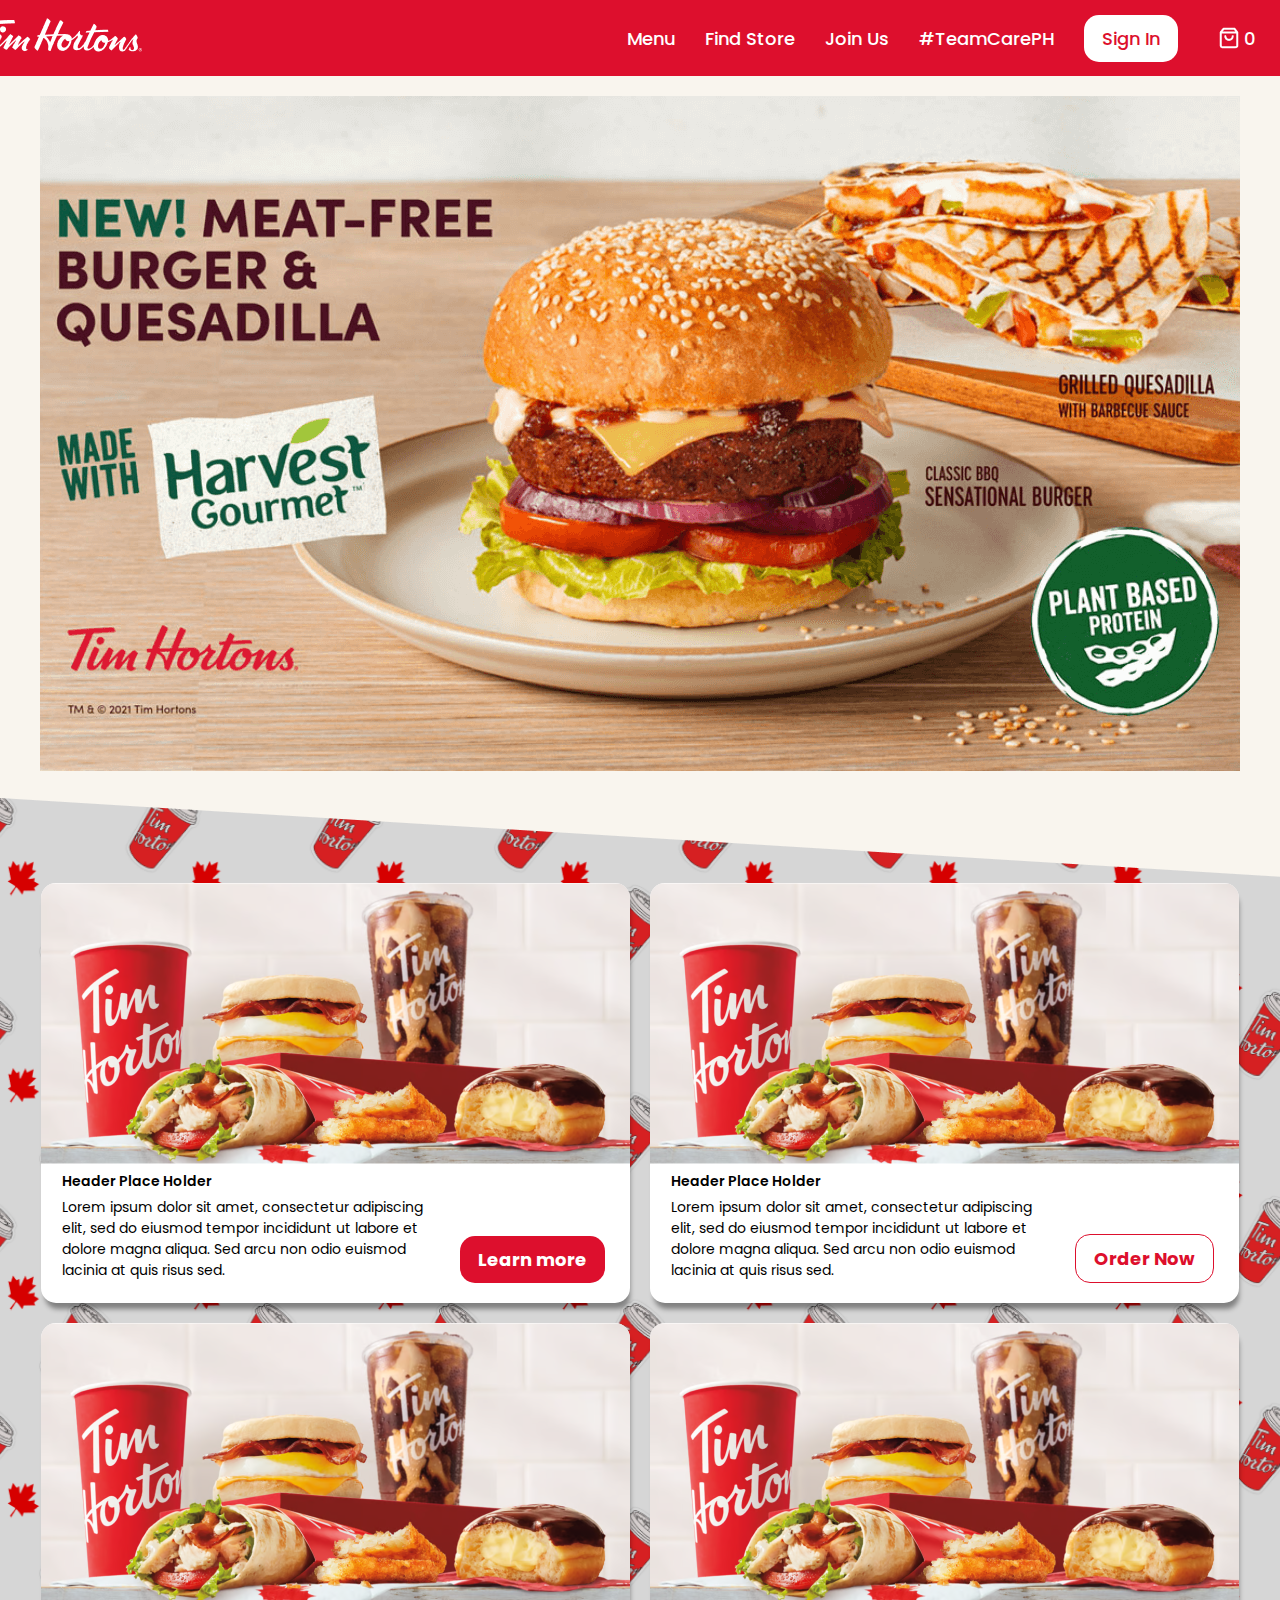
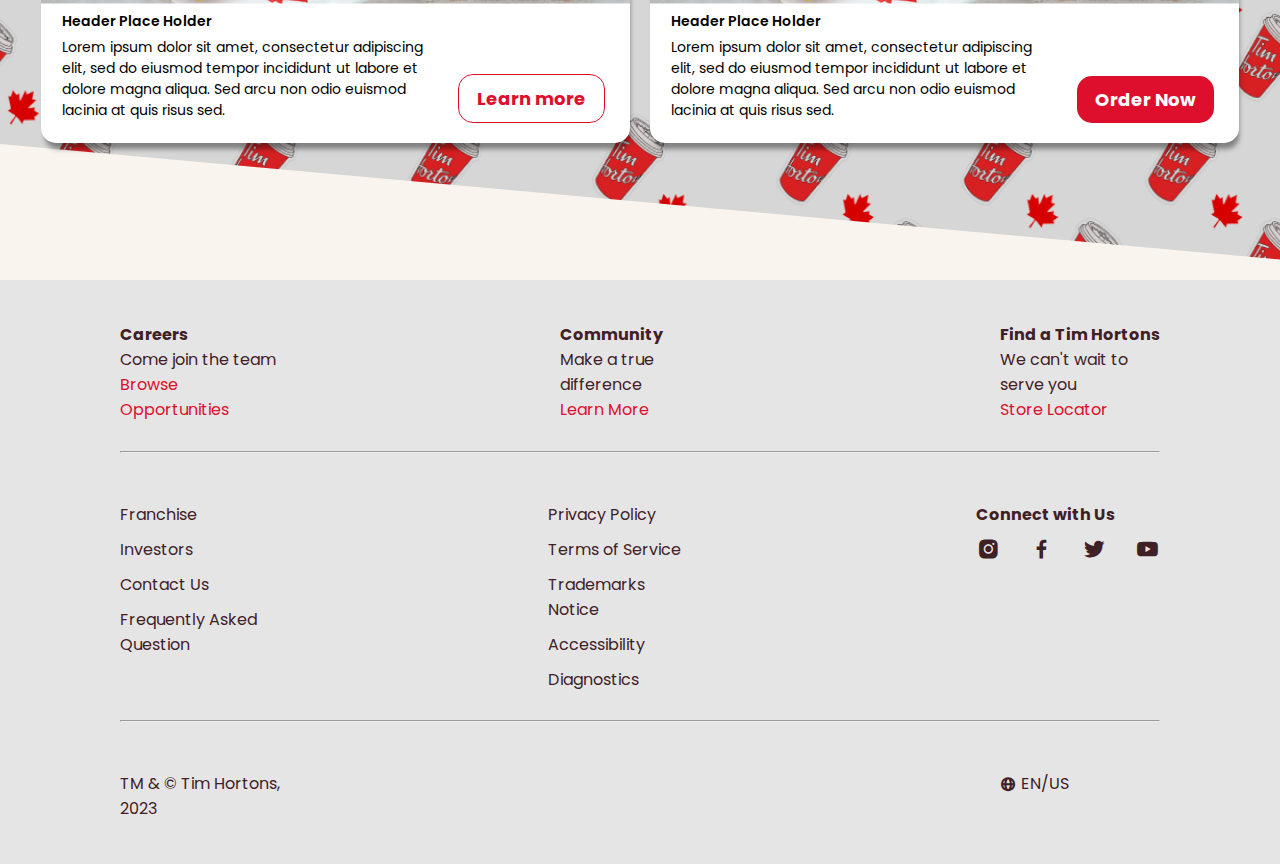
<file: index.html>
<!DOCTYPE html>
<html lang="en">

<head>
  <meta charset="UTF-8" />
  <meta name="viewport" content="width=device-width, initial-scale=1.0" />
  <link rel="preconnect" href="https://fonts.googleapis.com" />
  <link rel="preconnect" href="https://fonts.gstatic.com" crossorigin />
  <link rel="icon" href="/Assets/favicon.ico" />
  <link href='https://unpkg.com/boxicons@2.1.4/css/boxicons.min.css' rel='stylesheet'>
  <link
    href="https://fonts.googleapis.com/css2?family=Poppins:ital,wght@0,100;0,200;0,300;0,400;0,500;0,600;0,700;0,800;0,900;1,100;1,200;1,300;1,400;1,500;1,600;1,700;1,800;1,900&display=swap"
    rel="stylesheet" />
  <link rel="stylesheet" href="CSS/style.css" />
  <title>Tim Hortons</title>
</head>

<body>
  <header>
    <nav>
      <div class="logo">
        <a href="/index.html">
          <img src="/Assets/TimHortons.png" alt="Logo" />
        </a>
      </div>
      <div class="left_side">
        <div class="links">
          <ul>
            <li><a href="menu.html">Menu</a></li>
            <li><a href="findStore.html">Find Store</a></li>
            <li><a href="application-form.html">Join Us</a></li>
            <li>#TeamCarePH</li>
            <li><a href="login.html">Sign In</a></li>
          </ul>
        </div>
        <div class="btns">
          <img src="/Assets/shoppingBag.png" alt="Shopping Bag" />
          <span>0</span>
        </div>
      </div>
    </nav>
    <button class="hamburger">
      <div class="bar"></div>
    </button>
  </header>
  <nav class="mobile-nav">
    <a href="menu.html">Menu</a>
    <a href="findStore.html">Find Store</a>
    <a href="application-form.html">Join Us</a>
    <a href="login.html">Sign In</a>
  </nav>
  <main>
    <section class="hero_section">
      <div class="hero_img">
        <img src="/Assets/Tim-Hortons-Plant-Based-Dishes-1.png" alt="Hero Img" />
      </div>
    </section>
    <section class="content_card">
      <section class="divider">
        <div class="card">
          <div class="card_img">
            <img src="/Assets/Card_img.png" alt="Card Img" />
          </div>
          <div class="card_description">
            <div class="card_description_content">
              <h1 class="card_header">Header Place Holder</h1>
              <p>
                Lorem ipsum dolor sit amet, consectetur adipiscing elit, sed
                do eiusmod tempor incididunt ut labore et dolore magna aliqua.
                Sed arcu non odio euismod lacinia at quis risus sed.
              </p>
            </div>
            <div class="call_to_action">
              <button>Learn more</button>
            </div>
          </div>
        </div>
        <div class="card">
          <div class="card_img">
            <img src="/Assets/Card_img.png" alt="Card Img" />
          </div>
          <div class="card_description">
            <div class="card_description_content">
              <h1 class="card_header">Header Place Holder</h1>
              <p>
                Lorem ipsum dolor sit amet, consectetur adipiscing elit, sed
                do eiusmod tempor incididunt ut labore et dolore magna aliqua.
                Sed arcu non odio euismod lacinia at quis risus sed.
              </p>
            </div>
            <div class="call_to_action_secondary">
              <button>Order Now</button>
            </div>
          </div>
        </div>
      </section>
      <section class="divider">
        <div class="card">
          <div class="card_img">
            <img src="/Assets/Card_img.png" alt="Card Img" />
          </div>
          <div class="card_description">
            <div class="card_description_content">
              <h1 class="card_header">Header Place Holder</h1>
              <p>
                Lorem ipsum dolor sit amet, consectetur adipiscing elit, sed
                do eiusmod tempor incididunt ut labore et dolore magna aliqua.
                Sed arcu non odio euismod lacinia at quis risus sed.
              </p>
            </div>
            <div class="call_to_action_secondary">
              <button>Learn more</button>
            </div>
          </div>
        </div>
        <div class="card">
          <div class="card_img">
            <img src="/Assets/Card_img.png" alt="Card Img" />
          </div>
          <div class="card_description">
            <div class="card_description_content">
              <h1 class="card_header">Header Place Holder</h1>
              <p>
                Lorem ipsum dolor sit amet, consectetur adipiscing elit, sed
                do eiusmod tempor incididunt ut labore et dolore magna aliqua.
                Sed arcu non odio euismod lacinia at quis risus sed.
              </p>
            </div>
            <div class="call_to_action">
              <button>Order Now</button>
            </div>
          </div>
        </div>
      </section>
    </section>
  </main>
  <footer>
    <section class="first_row">
      <section class="careers">
        <a href="#">Careers</a>
        <a href="#">Come join the team</a>
        <a href="#">Browse Opportunities</a>
      </section>
      <section class="community">
        <a href="#">Community</a>
        <a href="#">Make a true difference</a>
        <a href="#">Learn More</a>
      </section>
      <section class="find_tim_hortons">
        <a href="#">Find a Tim Hortons</a>
        <a href="#">We can't wait to serve you</a>
        <a href="#">Store Locator</a>
      </section>
    </section>
    <hr class="footer_first_divider" />
    <section class="first_row middle">
      <section class="franchise">
        <a href="#">Franchise</a>
        <a href="#">Investors</a>
        <a href="#">Contact Us</a>
        <a href="#">Frequently Asked Question</a>
      </section>
      <section class="privacy_policy">
        <a href="#">Privacy Policy</a>
        <a href="#">Terms of Service</a>
        <a href="#">Trademarks Notice</a>
        <a href="#">Accessibility</a>
        <a href="#">Diagnostics</a>
      </section>
      <section class="connect_with_us">
        <div class="social_media">
          <p>Connect with Us</p>
          <div class="social_media_icons">
            <i class='bx bxl-instagram-alt'></i>
            <i class='bx bxl-facebook'></i>
            <i class='bx bxl-twitter'></i>
            <i class='bx bxl-youtube'></i>
          </div>
        </div>
      </section>
    </section>
    <hr class="footer_first_divider" />
    <section class="last_row">
      <section class="established">
        <p>TM & © Tim Hortons, 2023</p>
      </section>
      <section class="spacer"></section>
      <section class="language">
        <i class='bx bx-globe'></i>
        <p>EN/US</p>
      </section>
  </footer>
  <div id="move-up-btn">
    <span>&#8593;</span> <!-- Up arrow icon -->
  </div>
  <script>
    window.onload = function () {
      const menu_btn = document.querySelector('.hamburger');
      const mobile_menu = document.querySelector('.mobile-nav');

      menu_btn.addEventListener('click', function () {
        menu_btn.classList.toggle('is-active');
        mobile_menu.classList.toggle('is-active');
      });
    }

    document.addEventListener('DOMContentLoaded', function () {
      var moveUpButton = document.getElementById('move-up-btn');

      // Show or hide the button based on scroll position
      function toggleMoveUpButton() {
        if (document.body.scrollTop > 20 || document.documentElement.scrollTop > 20) {
          moveUpButton.classList.add('active');
        } else {
          moveUpButton.classList.remove('active');
        }

        // Fade out button when at the top
        if (document.documentElement.scrollTop === 0) {
          moveUpButton.style.opacity = '0';
        } else {
          moveUpButton.style.opacity = '1';
        }
      }

      // Initial check on page load
      toggleMoveUpButton();

      // Toggle button visibility on scroll
      window.onscroll = toggleMoveUpButton;

      // Smooth scroll to top when button is clicked
      moveUpButton.addEventListener('click', function () {
        scrollToTop(600); // Scroll duration in milliseconds
      });

      function scrollToTop(duration) {
        var start = window.pageYOffset;
        var startTime = 'now' in window.performance ? performance.now() : new Date().getTime();

        function scroll() {
          var currentTime = 'now' in window.performance ? performance.now() : new Date().getTime();
          var progress = Math.min(1, (currentTime - startTime) / duration);

          window.scrollTo(0, easeInOutQuad(start, 0, progress));

          if (progress < 1) {
            requestAnimationFrame(scroll);
          }
        }

        function easeInOutQuad(start, end, progress) {
          return start + (end - start) * (progress < 0.5 ? 2 * progress * progress : -1 + (4 - 2 * progress) * progress);
        }

        requestAnimationFrame(scroll);
      }
    });
  </script>
</body>

</html>
</file>
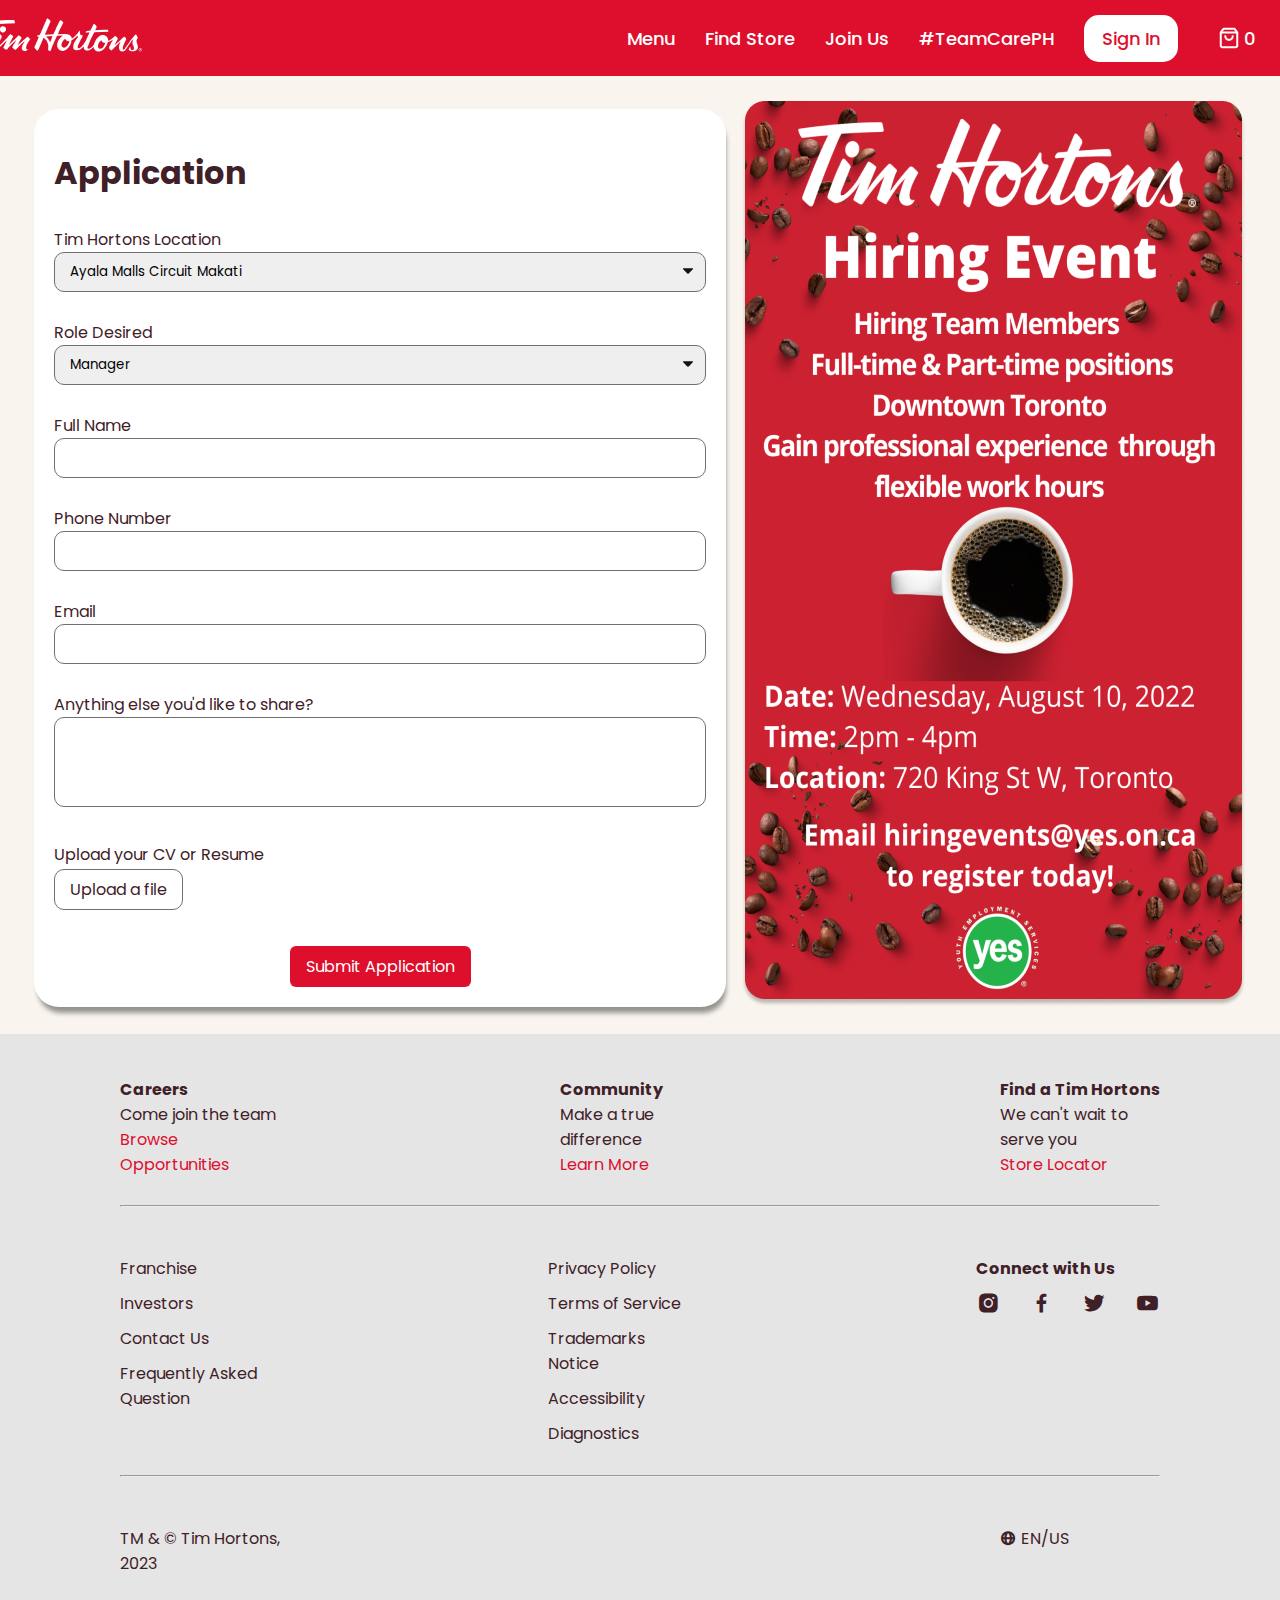
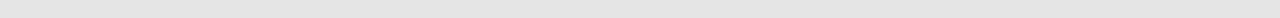
<file: application-form.html>
<!DOCTYPE html>
<html lang="en">

<head>
    <meta charset="UTF-8">
    <meta name="viewport" content="width=device-width, initial-scale=1.0">
    <link rel="preconnect" href="https://fonts.googleapis.com" />
    <link rel="preconnect" href="https://fonts.gstatic.com" crossorigin />
    <link rel="icon" href="/Assets/favicon.ico" />
    <link href='https://unpkg.com/boxicons@2.1.4/css/boxicons.min.css' rel='stylesheet'>
    <link
        href="https://fonts.googleapis.com/css2?family=Poppins:ital,wght@0,100;0,200;0,300;0,400;0,500;0,600;0,700;0,800;0,900;1,100;1,200;1,300;1,400;1,500;1,600;1,700;1,800;1,900&display=swap"
        rel="stylesheet" />
    <link rel="stylesheet" href="CSS/style.css" />
    <title>Tim Hortons</title>
</head>

<body>
    <header>
        <nav>
            <div class="logo">
                <a href="/index.html">
                    <img src="/Assets/TimHortons.png" alt="Logo" />
                </a>
            </div>
            <div class="left_side">
                <div class="links">
                    <ul>
                        <li><a href="menu.html">Menu</a></li>
                        <li><a href="findStore.html">Find Store</a></li>
                        <li><a href="application-form.html">Join Us</a></li>
                        <li>#TeamCarePH</li>
                        <li><a href="login.html">Sign In</a></li>
                    </ul>
                </div>
                <div class="btns">
                    <img src="/Assets/shoppingBag.png" alt="Shopping Bag" />
                    <span>0</span>
                </div>
            </div>
        </nav>
        <button class="hamburger">
            <div class="bar"></div>
        </button>
    </header>
    <nav class="mobile-nav">
        <a href="menu.html">Menu</a>
        <a href="findStore.html">Find Store</a>
        <a href="application-form.html">Join Us</a>
        <a href="login.html">Sign In</a>
    </nav>
    <main class="application-form">
        <div class="forms-container">
            <h1>Application</h1>
            <form action="#">
                <div class="input">
                    <label class="title">Tim Hortons Location</label>
                    <div class="input-box">
                        <select name="" id="">
                            <option value="">Ayala Malls Circuit Makati</option>
                            <option value="">Araneta Cubao</option>
                            <option value="">Eton Centris Quezon Ave.</option>
                        </select>
                    </div>
                </div>

                <div class="input">
                    <label class="title">Role Desired</label>
                    <div class="input-box">
                        <select name="" id="">
                            <option value="">Manager</option>
                            <option value="">Barista</option>
                        </select>
                    </div>
                </div>

                <div class="input">
                    <label class="title">Full Name</label>
                    <div class="input-box">
                        <input type="text">
                    </div>
                </div>

                <div class="input">
                    <label class="title">Phone Number</label>
                    <div class="input-box">
                        <input type="text">
                    </div>
                </div>

                <div class="input">
                    <label class="title">Email</label>
                    <div class="input-box">
                        <input type="text">
                    </div>
                </div>

                <div class="input">
                    <label class="title">Anything else you'd like to share?</label>
                    <div class="input-box">
                        <textarea name="" id=""></textarea>
                    </div>
                </div>

                <div class="input">
                    <label class="title">Upload your CV or Resume</label>
                    <div class="input-box-file">
                        <label for="file" class="file-upload">Upload a file</label>
                        <input type="file" name="" id="file">
                    </div>
                </div>
            </form>
            <div class="submit-btn">
                <button class="button">Submit Application</button>
            </div>
        </div>
        <div class="image-container">
            <img src="Assets/Rectangle 12.png" alt="">
        </div>
    </main>
    <footer>
        <section class="first_row">
            <section class="careers">
                <a href="#">Careers</a>
                <a href="#">Come join the team</a>
                <a href="#">Browse Opportunities</a>
            </section>
            <section class="community">
                <a href="#">Community</a>
                <a href="#">Make a true difference</a>
                <a href="#">Learn More</a>
            </section>
            <section class="find_tim_hortons">
                <a href="#">Find a Tim Hortons</a>
                <a href="#">We can't wait to serve you</a>
                <a href="#">Store Locator</a>
            </section>
        </section>
        <hr class="footer_first_divider" />
        <section class="first_row middle">
            <section class="franchise">
                <a href="#">Franchise</a>
                <a href="#">Investors</a>
                <a href="#">Contact Us</a>
                <a href="#">Frequently Asked Question</a>
            </section>
            <section class="privacy_policy">
                <a href="#">Privacy Policy</a>
                <a href="#">Terms of Service</a>
                <a href="#">Trademarks Notice</a>
                <a href="#">Accessibility</a>
                <a href="#">Diagnostics</a>
            </section>
            <section class="connect_with_us">
                <div class="social_media">
                    <p>Connect with Us</p>
                    <div class="social_media_icons">
                        <i class='bx bxl-instagram-alt'></i>
                        <i class='bx bxl-facebook'></i>
                        <i class='bx bxl-twitter'></i>
                        <i class='bx bxl-youtube'></i>
                    </div>
                </div>
            </section>
        </section>
        <hr class="footer_first_divider" />
        <section class="last_row">
            <section class="established">
                <p>TM & © Tim Hortons, 2023</p>
            </section>
            <section class="spacer"></section>
            <section class="language">
                <i class='bx bx-globe'></i>
                <p>EN/US</p>
            </section>
    </footer>
    <div id="move-up-btn">
        <span>&#8593;</span> <!-- Up arrow icon -->
    </div>
    <script src="JavaScript/swiper-bundle.min.js"></script>
    <script src="JavaScript/script.js"></script>
    <script>
        window.onload = function () {
            const menu_btn = document.querySelector('.hamburger');
            const mobile_menu = document.querySelector('.mobile-nav');

            menu_btn.addEventListener('click', function () {
                menu_btn.classList.toggle('is-active');
                mobile_menu.classList.toggle('is-active');
            });
        }
    </script>
</body>


</html>
</file>
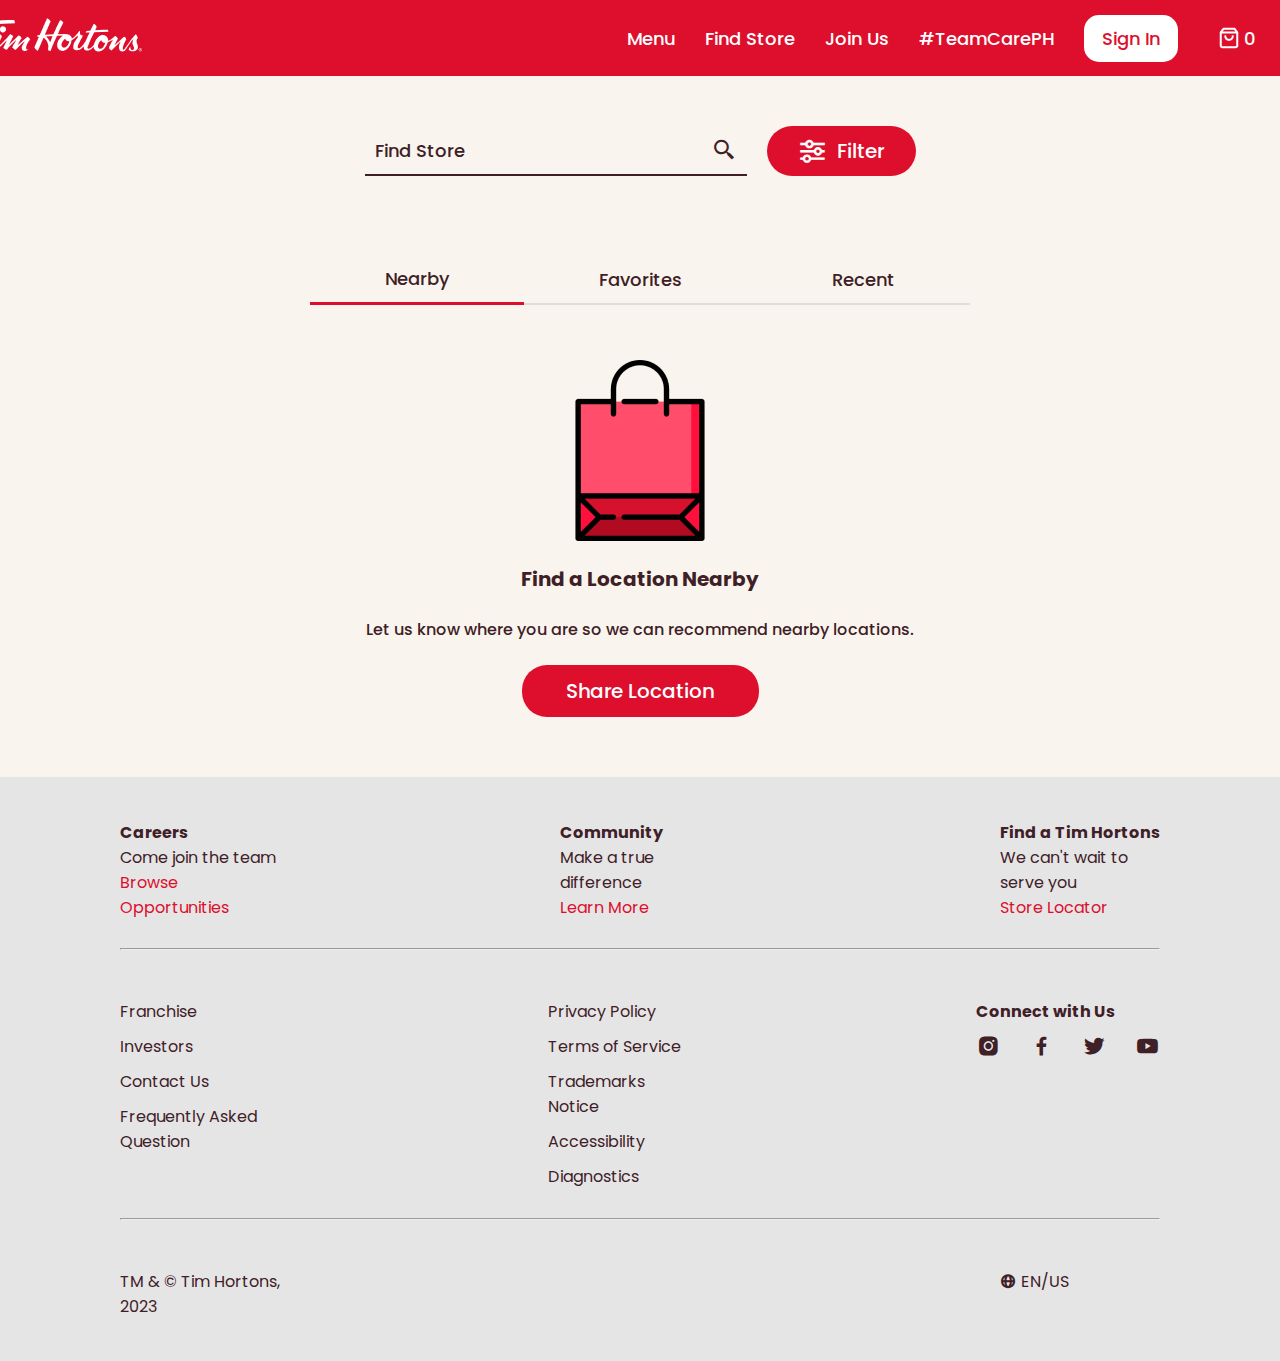
<file: findStore.html>
<!DOCTYPE html>
<html lang="en">

<head>
  <meta charset="UTF-8">
  <meta name="viewport" content="width=device-width, initial-scale=1.0">
  <link rel="preconnect" href="https://fonts.googleapis.com" />
  <link rel="preconnect" href="https://fonts.gstatic.com" crossorigin />
  <link rel="icon" href="/Assets/favicon.ico" />
  <link href='https://unpkg.com/boxicons@2.1.4/css/boxicons.min.css' rel='stylesheet'>
  <link
    href="https://fonts.googleapis.com/css2?family=Poppins:ital,wght@0,100;0,200;0,300;0,400;0,500;0,600;0,700;0,800;0,900;1,100;1,200;1,300;1,400;1,500;1,600;1,700;1,800;1,900&display=swap"
    rel="stylesheet" />
  <link rel="stylesheet" href="CSS/style.css" />
  <title>Tim Hortons</title>
</head>

<body>
  <header>
    <nav>
      <div class="logo">
        <a href="/index.html">
          <img src="/Assets/TimHortons.png" alt="Logo" />
        </a>
      </div>
      <div class="left_side">
        <div class="links">
          <ul>
            <li><a href="menu.html">Menu</a></li>
            <li><a href="findStore.html">Find Store</a></li>
            <li><a href="application-form.html">Join Us</a></li>
            <li>#TeamCarePH</li>
            <li><a href="login.html">Sign In</a></li>
          </ul>
        </div>
        <div class="btns">
          <img src="/Assets/shoppingBag.png" alt="Shopping Bag" />
          <span>0</span>
        </div>
      </div>
    </nav>
    <button class="hamburger">
      <div class="bar"></div>
    </button>
  </header>
  <nav class="mobile-nav">
    <a href="menu.html">Menu</a>
    <a href="findStore.html">Find Store</a>
    <a href="application-form.html">Join Us</a>
    <a href="login.html">Sign In</a>
  </nav>
  <main class="find_store_main">
    <div class="find_store_search">
      <div class="searchBar">
        <input type="text" placeholder="Find Store">
        <i class='bx bx-search-alt-2'></i>
      </div>
      <div class="dropdown">
        <button onclick="storeFilter()" class="dropbtn" id="btn"><i class='bx bx-slider-alt'></i>Filter</button>
        <div id="dropdown" class="dropdown-content">
          <button onclick="viewMap()">Map</button>
          <button onclick="viewList()">List</button>
        </div>
      </div>
    </div>
    <section class="right_side_find_store">
      <div class="find_store_tabs">
        <div class="tabs" id="tabs-button">
          <button class="active">Nearby</button>
          <button>Favorites</button>
          <button>Recent</button>
        </div>
      </div>
      <div class="tabs_content" id="tabs-content">
        <img src="Assets/image_3.png" alt="Red Shopping Bag">
        <h1>Find a Location Nearby</h1>
        <p>Let us know where you are so we can recommend nearby locations.</p>
        <button>Share Location</button>
      </div>
    </section>
    <section class="left_side_find_store" id="maps">
      <iframe
        src="https://www.google.com/maps/embed?pb=!1m18!1m12!1m3!1d15441.659528980077!2d121.04497624751131!3d14.632375071129069!2m3!1f0!2f0!3f0!3m2!1i1024!2i768!4f13.1!3m3!1m2!1s0x3397b7bfa25cb37f%3A0xc3a1540ea3d0c938!2sTim%20Hortons%20-%20Araneta%20City!5e0!3m2!1sen!2sph!4v1713532790673!5m2!1sen!2sph"
        width="590" height="500" style="border:0;" allowfullscreen="" loading="lazy"
        referrerpolicy="no-referrer-when-downgrade"></iframe>
    </section>
  </main>
  <footer>
    <section class="first_row">
      <section class="careers">
        <a href="#">Careers</a>
        <a href="#">Come join the team</a>
        <a href="#">Browse Opportunities</a>
      </section>
      <section class="community">
        <a href="#">Community</a>
        <a href="#">Make a true difference</a>
        <a href="#">Learn More</a>
      </section>
      <section class="find_tim_hortons">
        <a href="#">Find a Tim Hortons</a>
        <a href="#">We can't wait to serve you</a>
        <a href="#">Store Locator</a>
      </section>
    </section>
    <hr class="footer_first_divider" />
    <section class="first_row middle">
      <section class="franchise">
        <a href="#">Franchise</a>
        <a href="#">Investors</a>
        <a href="#">Contact Us</a>
        <a href="#">Frequently Asked Question</a>
      </section>
      <section class="privacy_policy">
        <a href="#">Privacy Policy</a>
        <a href="#">Terms of Service</a>
        <a href="#">Trademarks Notice</a>
        <a href="#">Accessibility</a>
        <a href="#">Diagnostics</a>
      </section>
      <section class="connect_with_us">
        <div class="social_media">
          <p>Connect with Us</p>
          <div class="social_media_icons">
            <i class='bx bxl-instagram-alt'></i>
            <i class='bx bxl-facebook'></i>
            <i class='bx bxl-twitter'></i>
            <i class='bx bxl-youtube'></i>
          </div>
        </div>
      </section>
    </section>
    <hr class="footer_first_divider" />
    <section class="last_row">
      <section class="established">
        <p>TM & © Tim Hortons, 2023</p>
      </section>
      <section class="spacer"></section>
      <section class="language">
        <i class='bx bx-globe'></i>
        <p>EN/US</p>
      </section>
  </footer>
  <script>
    window.onload = function () {
      const menu_btn = document.querySelector('.hamburger');
      const mobile_menu = document.querySelector('.mobile-nav');

      menu_btn.addEventListener('click', function () {
        menu_btn.classList.toggle('is-active');
        mobile_menu.classList.toggle('is-active');
      });
    }
    
    document.addEventListener('DOMContentLoaded', function () {
      const tabs = document.getElementById('tabs-button');
      const maps = document.getElementById('maps');
      if (tabs) {
        tabs.classList.add('tabsActive');
        maps.classList.add("mapsInactive");
      }
    })

    function storeFilter() {
      document.getElementById("dropdown").classList.toggle("show");
      document.getElementById("btn").classList.toggle("active");
    }

    function viewMap() {
      document.getElementById('maps').classList.remove('mapsInactive');
      document.getElementById('maps').classList.add('mapsActive');
      document.getElementById('tabs-button').classList.remove('tabsActive');
      document.getElementById('tabs-button').classList.add('tabsInactive');
      document.getElementById('tabs-content').classList.remove('tabsActive');
      document.getElementById('tabs-content').classList.add('tabsInactive');
    }

    function viewList() {
      document.getElementById('maps').classList.remove('mapsActive');
      document.getElementById('maps').classList.add('mapsInactive');
      document.getElementById('tabs-button').classList.remove('tabsInactive');
      document.getElementById('tabs-button').classList.add('tabsActive');
      document.getElementById('tabs-content').classList.remove('tabsInactive');
      document.getElementById('tabs-content').classList.add('tabsActive');
    }

    window.onclick = function (event) {
      if (!event.target.matches('.dropbtn')) {
        var dropdowns = document.getElementsByClassName("dropdown-content");
        var buttons = document.getElementsByClassName("dropbtn");
        var i;
        for (i = 0; i < dropdowns.length && i < buttons.length; i++) {
          var openDropdown = dropdowns[i];
          var activeButton = buttons[i];
          if (openDropdown.classList.contains('show')) {
            openDropdown.classList.remove('show');
            activeButton.classList.remove("active");
          }
        }
      }
    }
  </script>
</body>

</html>
</file>
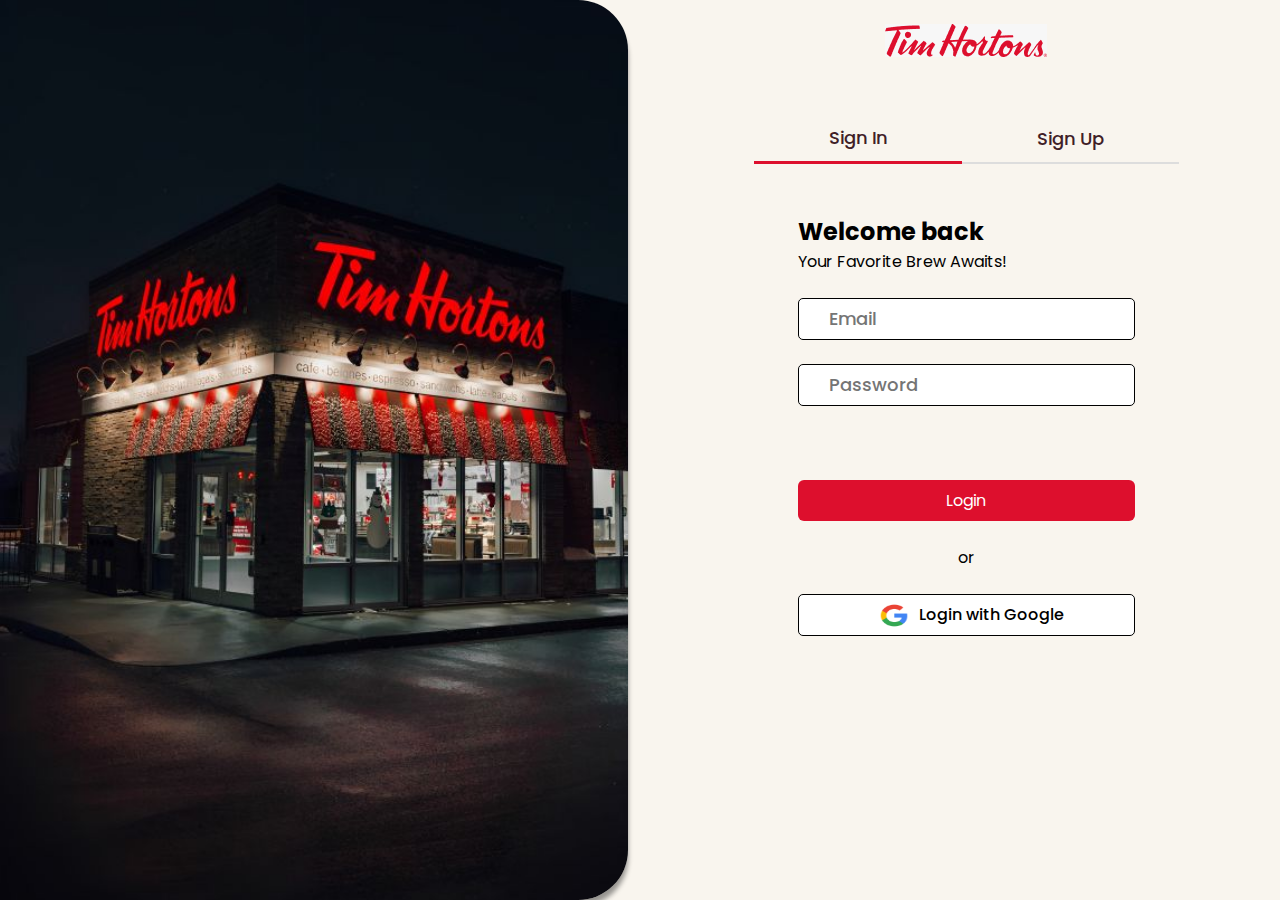
<file: login.html>
<!DOCTYPE html>
<html lang="en">

<head>
    <meta charset="UTF-8" />
    <meta name="viewport" content="width=device-width, initial-scale=1.0" />
    <link rel="preconnect" href="https://fonts.googleapis.com" />
    <link rel="preconnect" href="https://fonts.gstatic.com" crossorigin />
    <link rel="icon" href="/Assets/favicon.ico" />
    <link href='https://unpkg.com/boxicons@2.1.4/css/boxicons.min.css' rel='stylesheet'>
    <link
        href="https://fonts.googleapis.com/css2?family=Poppins:ital,wght@0,100;0,200;0,300;0,400;0,500;0,600;0,700;0,800;0,900;1,100;1,200;1,300;1,400;1,500;1,600;1,700;1,800;1,900&display=swap"
        rel="stylesheet" />
    <link rel="stylesheet" href="CSS/style.css" />
    <title>Tim Hortons</title>
</head>

<body>
    <main class="login-main">
        <div class="hero-img">
            <!-- <img src="Assets/Tim-hortons-login-pic.jpg" alt=""> -->
        </div>
        <div class="login-container">
            <div class="logo">
                <a href="index.html"><img src="Assets/TimHortonsRed.png" alt=""></a>
            </div>
            <div class="find_store_tabs login-form">
                <div class="tabs" id="tabs-button">
                    <button id="signin-btn" class="active">Sign In</button>
                    <button id="signup-btn">Sign Up</button>
                </div>
            </div>
            <div class="signup">
                <div class="fullname">
                    <input type="text" placeholder="Full name">
                </div>
                <div class="email">
                    <input type="email" placeholder="Email">
                </div>
                <div class="password">
                    <input type="password" placeholder="Password">
                </div>
                <div class="con-password">
                    <input type="password" placeholder="Confirm Password">
                </div>
                <div class="header-date">
                    <h3>Date of Birth</h3>
                    <div class="date-container">
                        <div class="year-container">
                            <input type="text" id="Year" placeholder="Year">
                            <label for="Year">YYYY</label>
                        </div>
                        <div class="month-container">
                            <input type="text" id="Month" placeholder="Month">
                            <label for="Month">MM</label>
                        </div>
                        <div class="day-container">
                            <input type="text" id="Day" placeholder="Day">
                            <label for="Day">DD</label>
                        </div>
                    </div>
                </div>
                <div class="privacy-policy">
                    <div class="first-policy">
                        <input type="checkbox">
                        <p>I want to receive special offers and other information from Tim Hortons via email</p>
                    </div>
                    <div class="second-policy">
                        <input type="checkbox">
                        <p>I agree to the following: <a href="">Privacy Policy, Tims Rewards Terms and Conditions, Terms of Service</a></p>
                    </div>
                </div>

                <div class="submit-btn">
                    <button class="button">Create Account</button>
                </div>
            </div>
            <div class="signin active">
                <div class="greetings">
                    <h2>Welcome back</h2>
                    <p>Your Favorite Brew Awaits!</p>
                </div>

                <div class="email">
                    <input type="email" placeholder="Email">
                </div>
                <div class="password">
                    <input type="password" placeholder="Password">
                </div>
                <button class="login-button">Login</button>
                <p style="text-align: center;">or</p>
                <div class="google">
                    <img src="Assets/Google-Symbol.png" alt="">
                    <p>Login with Google</p>
                </div>
            </div>
        </div>
    </main>

    <script>
        window.onload = function () {
            const signInButton = document.getElementById('signin-btn');
            const signUpButton = document.getElementById('signup-btn');
            const signInSection = document.querySelector('.signin');
            const signUpSection = document.querySelector('.signup');

            signInButton.addEventListener('click', function () {
                if (!signInButton.classList.contains('active')) {
                    signInButton.classList.add('active');
                    signUpButton.classList.remove('active');
                    signInSection.classList.add('active');
                    signUpSection.classList.remove('active');
                }
            });

            signUpButton.addEventListener('click', function () {
                if (!signUpButton.classList.contains('active')) {
                    signUpButton.classList.add('active');
                    signInButton.classList.remove('active');
                    signUpSection.classList.add('active');
                    signInSection.classList.remove('active');
                }
            });
        };
    </script>
</body>


</html>
</file>
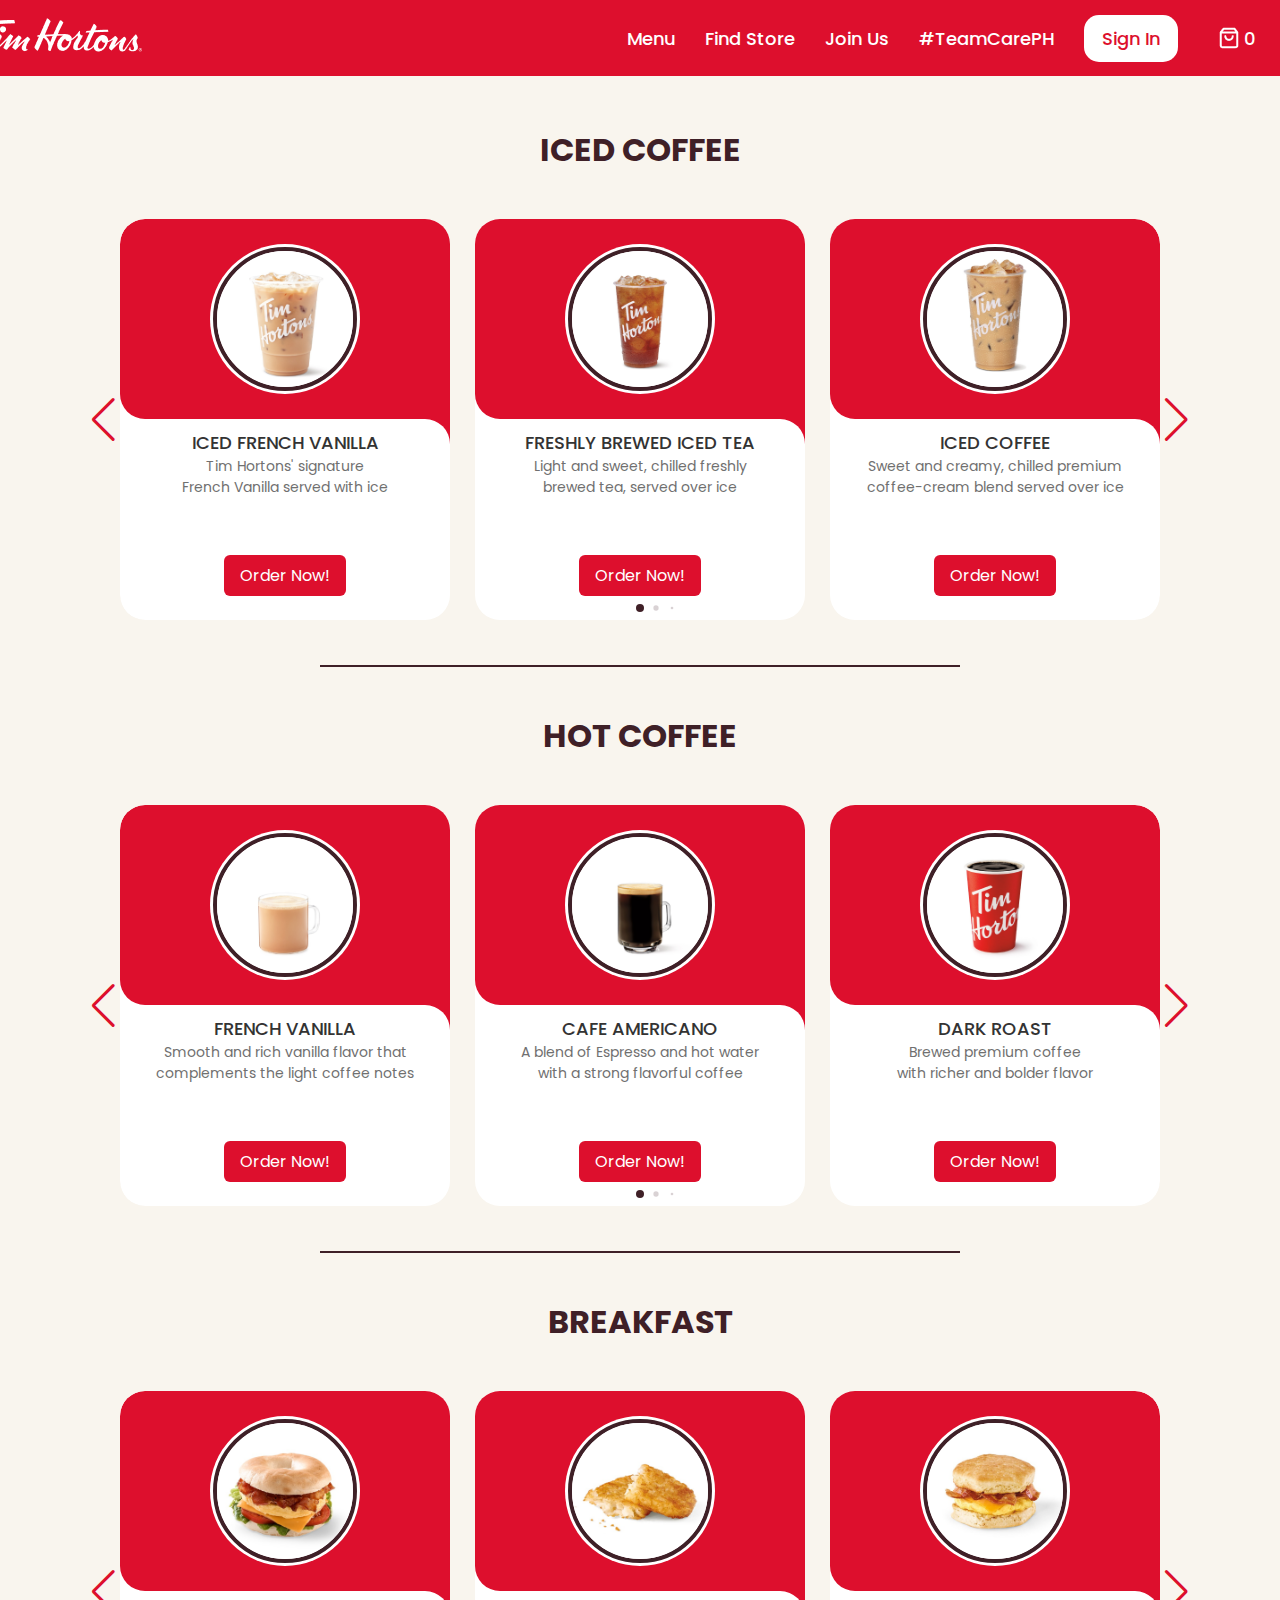
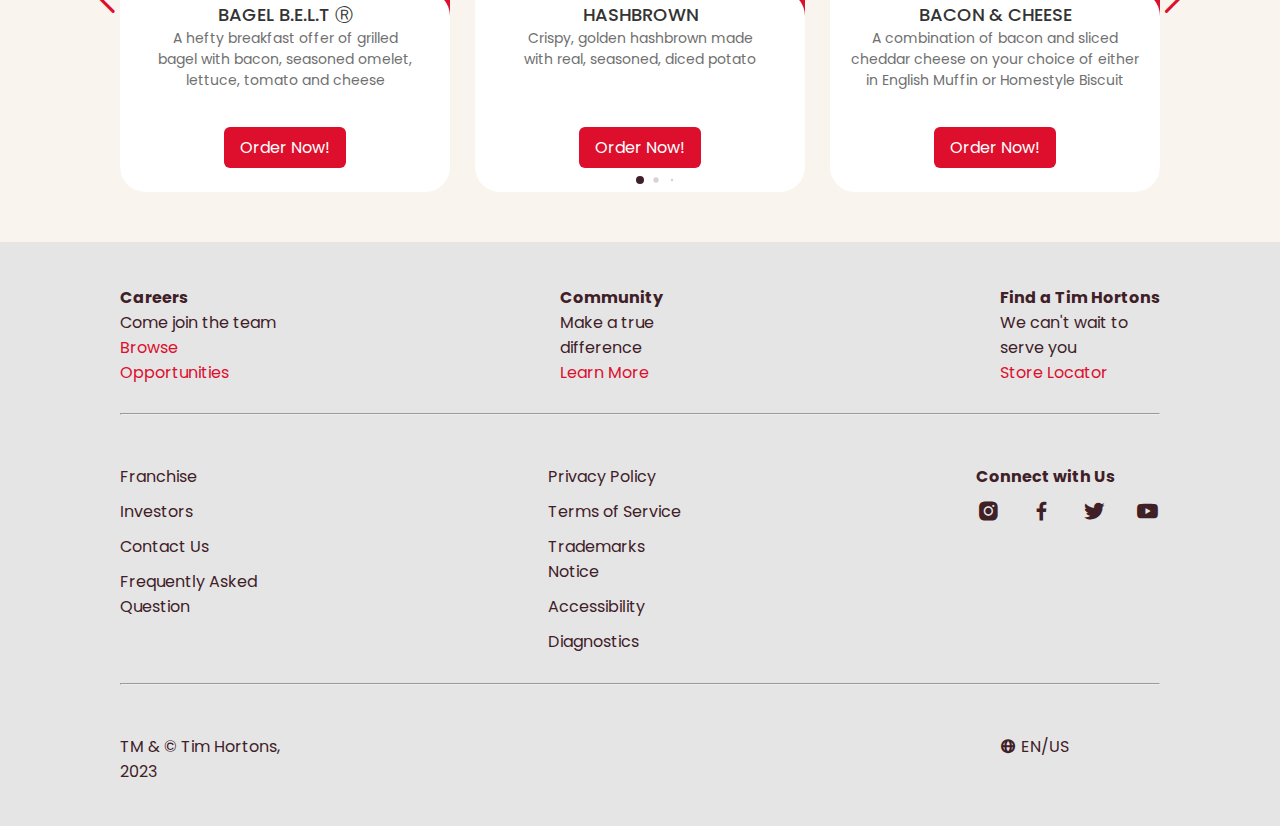
<file: menu.html>
<!DOCTYPE html>
<html lang="en">

<head>
    <meta charset="UTF-8">
    <meta name="viewport" content="width=device-width, initial-scale=1.0">
    <title>Tim Hortons</title>
    <link rel="preconnect" href="https://fonts.googleapis.com" />
    <link rel="preconnect" href="https://fonts.gstatic.com" crossorigin />
    <link rel="icon" href="/Assets/favicon.ico" />
    <link href='https://unpkg.com/boxicons@2.1.4/css/boxicons.min.css' rel='stylesheet'>
    <link
        href="https://fonts.googleapis.com/css2?family=Poppins:ital,wght@0,100;0,200;0,300;0,400;0,500;0,600;0,700;0,800;0,900;1,100;1,200;1,300;1,400;1,500;1,600;1,700;1,800;1,900&display=swap"
        rel="stylesheet" />
    <link rel="stylesheet" href="CSS/style.css">
    <link rel="stylesheet" href="CSS/swiper-bundle.css">
</head>

<body>
    <header>
        <nav>
            <div class="logo">
                <a href="/index.html">
                    <img src="/Assets/TimHortons.png" alt="Logo" />
                </a>
            </div>
            <div class="left_side">
                <div class="links">
                    <ul>
                        <li><a href="menu.html">Menu</a></li>
                        <li><a href="findStore.html">Find Store</a></li>
                        <li><a href="application-form.html">Join Us</a></li>
                        <li>#TeamCarePH</li>
                        <li><a href="login.html">Sign In</a></li>
                    </ul>
                </div>
                <div class="btns">
                    <img src="/Assets/shoppingBag.png" alt="Shopping Bag" />
                    <span>0</span>
                </div>
            </div>
        </nav>
        <button class="hamburger">
            <div class="bar"></div>
        </button>
    </header>
    <nav class="mobile-nav">
        <a href="menu.html">Menu</a>
        <a href="findStore.html">Find Store</a>
        <a href="application-form.html">Join Us</a>
        <a href="login.html">Sign In</a>
    </nav>
    <main class="card-carousel">
        <div class="header">
            <h1>ICED COFFEE</h1>
        </div>
        <div class="slide-container swiper" id="swiper1">
            <div class="slide-content">
                <div class="card-wrapper swiper-wrapper">
                    <div class="card swiper-slide">
                        <div class="image-content">
                            <span class="overlay"></span>

                            <div class="card-image">
                                <img src="Assets/Iced French Vanilla.png" alt="" class="card-img">
                            </div>
                        </div>

                        <div class="card-content">
                            <h2 class="name">Iced French Vanilla</h2>
                            <p class="description">Tim Hortons' signature French Vanilla served with ice</p>

                            <button class="button">Order Now!</button>
                        </div>
                    </div>

                    <div class="card swiper-slide">
                        <div class="image-content">
                            <span class="overlay"></span>

                            <div class="card-image">
                                <img src="Assets/Freshly Brewed Iced Tea.png" alt="" class="card-img">
                            </div>
                        </div>

                        <div class="card-content">
                            <h2 class="name">Freshly Brewed Iced Tea</h2>
                            <p class="description">Light and sweet, chilled freshly brewed tea, served over ice</p>

                            <button class="button">Order Now!</button>
                        </div>
                    </div>

                    <div class="card swiper-slide">
                        <div class="image-content">
                            <span class="overlay"></span>

                            <div class="card-image">
                                <img src="Assets/Iced Coffee.png" alt="" class="card-img">
                            </div>
                        </div>

                        <div class="card-content">
                            <h2 class="name">Iced Coffee</h2>
                            <p class="description">Sweet and creamy, chilled premium coffee-cream blend served over ice
                            </p>

                            <button class="button">Order Now!</button>
                        </div>
                    </div>

                    <div class="card swiper-slide">
                        <div class="image-content">
                            <span class="overlay"></span>

                            <div class="card-image">
                                <img src="Assets/Frozen Hot Chocolate.png" alt="" class="card-img">
                            </div>
                        </div>

                        <div class="card-content">
                            <h2 class="name">Frozen Hot Chocolate</h2>
                            <p class="description">Indulging combination of chocolate and milk in a frozen blended
                                beverage with whipped topping and chocolate syrup</p>

                            <button class="button">Order Now!</button>
                        </div>
                    </div>

                    <div class="card swiper-slide">
                        <div class="image-content">
                            <span class="overlay"></span>

                            <div class="card-image">
                                <img src="Assets/Tripple Coffee Jelly.png" alt="" class="card-img">
                            </div>
                        </div>

                        <div class="card-content">
                            <h2 class="name">Triple Coffee Jelly</h2>
                            <p class="description">Creamy, blended frozen coffee beverage with coffee jelly bits topped
                                with whipped topping and finished with dark chocolate shavings</p>

                            <button class="button">Order Now!</button>
                        </div>
                    </div>

                    <div class="card swiper-slide">
                        <div class="image-content">
                            <span class="overlay"></span>

                            <div class="card-image">
                                <img src="Assets/Iced Capp Supreme.png" alt="" class="card-img">
                            </div>
                        </div>

                        <div class="card-content">
                            <h2 class="name">Iced Capp Supreme</h2>
                            <p class="description">Signature creamy, blended frozen coffee beverage with whipped topping
                                that comes in 4 flavors: Mocha, Caramel Hazelnut and Vanilla</p>

                            <button class="button">Order Now!</button>
                        </div>
                    </div>

                    <div class="card swiper-slide">
                        <div class="image-content">
                            <span class="overlay"></span>

                            <div class="card-image">
                                <img src="Assets/French Vanilla Cold Brew.png" alt="" class="card-img">
                            </div>
                        </div>

                        <div class="card-content">
                            <h2 class="name">French Vanilla Cold Brew</h2>
                            <p class="description">A perfect blend of our bestselling French Vanilla and our smooth Cold
                                brewed Coffee</p>

                            <button class="button">Order Now!</button>
                        </div>
                    </div>

                    <div class="card swiper-slide">
                        <div class="image-content">
                            <span class="overlay"></span>

                            <div class="card-image">
                                <img src="Assets/Iced Citrus Black Tea.png" alt="" class="card-img">
                            </div>
                        </div>

                        <div class="card-content">
                            <h2 class="name">Iced Citrus Black Tea</h2>
                            <p class="description">Light, sweet, and refreshing chilled brewed black tea with fresh
                                citrus slices and mint leaves served over ice</p>

                            <button class="button">Order Now!</button>
                        </div>
                    </div>

                    <div class="card swiper-slide">
                        <div class="image-content">
                            <span class="overlay"></span>

                            <div class="card-image">
                                <img src="Assets/Iced Latte.png" alt="" class="card-img">
                            </div>
                        </div>

                        <div class="card-content">
                            <h2 class="name">Iced Latte</h2>
                            <p class="description">Iced version of freshly ground espresso topped with perfectly steamed
                                milk and a thin layer of velvety froth</p>

                            <button class="button">Order Now!</button>
                        </div>
                    </div>
                </div>
            </div>

            <div class="swiper-button-next swiper-navBtn"></div>
            <div class="swiper-button-prev swiper-navBtn"></div>
            <div class="swiper-pagination"></div>
        </div>

        <div class="hr"></div>

        <div class="header">
            <h1>HOT COFFEE</h1>
        </div>

        <div class="slide-container swiper" id="swiper2">
            <div class="slide-content">
                <div class="card-wrapper swiper-wrapper">
                    <div class="card swiper-slide">
                        <div class="image-content">
                            <span class="overlay"></span>

                            <div class="card-image">
                                <img src="Assets/French Vanilla.png" alt="" class="card-img">
                            </div>
                        </div>

                        <div class="card-content">
                            <h2 class="name">French Vanilla</h2>
                            <p class="description">Smooth and rich vanilla flavor that complements the light coffee
                                notes</p>

                            <button class="button">Order Now!</button>
                        </div>
                    </div>

                    <div class="card swiper-slide">
                        <div class="image-content">
                            <span class="overlay"></span>

                            <div class="card-image">
                                <img src="Assets/Cafe Americano.png" alt="" class="card-img">
                            </div>
                        </div>

                        <div class="card-content">
                            <h2 class="name">Cafe Americano</h2>
                            <p class="description">A blend of Espresso and hot water with a strong flavorful coffee</p>

                            <button class="button">Order Now!</button>
                        </div>
                    </div>

                    <div class="card swiper-slide">
                        <div class="image-content">
                            <span class="overlay"></span>

                            <div class="card-image">
                                <img src="Assets/Dark Roast.png" alt="" class="card-img">
                            </div>
                        </div>

                        <div class="card-content">
                            <h2 class="name">Dark Roast</h2>
                            <p class="description">Brewed premium coffee with richer and bolder flavor</p>

                            <button class="button">Order Now!</button>
                        </div>
                    </div>

                    <div class="card swiper-slide">
                        <div class="image-content">
                            <span class="overlay"></span>

                            <div class="card-image">
                                <img src="Assets/Double Double.png" alt="" class="card-img">
                            </div>
                        </div>

                        <div class="card-content">
                            <h2 class="name">Double Double</h2>
                            <p class="description">Canadian favorite of two shots of cream and two shots of sugar with
                                the classic brewed coffee giving the right creaminess and sweetness to your coffee</p>

                            <button class="button">Order Now!</button>
                        </div>
                    </div>

                    <div class="card swiper-slide">
                        <div class="image-content">
                            <span class="overlay"></span>

                            <div class="card-image">
                                <img src="Assets/Cappucino.png" alt="" class="card-img">
                            </div>
                        </div>

                        <div class="card-content">
                            <h2 class="name">Cappuccino</h2>
                            <p class="description">A shot of espresso with steamed milk with milk foam on top</p>

                            <button class="button">Order Now!</button>
                        </div>
                    </div>

                    <div class="card swiper-slide">
                        <div class="image-content">
                            <span class="overlay"></span>

                            <div class="card-image">
                                <img src="Assets/Classic Roast.png" alt="" class="card-img">
                            </div>
                        </div>

                        <div class="card-content">
                            <h2 class="name">Classic Roast</h2>
                            <p class="description">A smooth, medium blend, expertly roasted with care to deliver the
                                unique Tim Hortons taste that has made it Canada's favorite coffee</p>

                            <button class="button">Order Now!</button>
                        </div>
                    </div>

                    <div class="card swiper-slide">
                        <div class="image-content">
                            <span class="overlay"></span>

                            <div class="card-image">
                                <img src="Assets/Cafe Mocha.png" alt="" class="card-img">
                            </div>
                        </div>

                        <div class="card-content">
                            <h2 class="name">Cafe Mocha</h2>
                            <p class="description">An espresso-based drink with chocolate and warm milk for the right
                                blend of creaminess and sweetness</p>

                            <button class="button">Order Now!</button>
                        </div>
                    </div>

                    <div class="card swiper-slide">
                        <div class="image-content">
                            <span class="overlay"></span>

                            <div class="card-image">
                                <img src="Assets/Machiato.png" alt="" class="card-img">
                            </div>
                        </div>

                        <div class="card-content">
                            <h2 class="name">Macchiato</h2>
                            <p class="description">Steamed Milk topped with freshly ground espresso</p>

                            <button class="button">Order Now!</button>
                        </div>
                    </div>

                    <div class="card swiper-slide">
                        <div class="image-content">
                            <span class="overlay"></span>

                            <div class="card-image">
                                <img src="Assets/Latte.png" alt="" class="card-img">
                            </div>
                        </div>

                        <div class="card-content">
                            <h2 class="name">Latte</h2>
                            <p class="description">Freshly ground espresso topped with perfectly steamed milk and a thin
                                layer of velvety froth that comes in 3 delicious flavors: Caramel, Hazelnut, and Vanilla
                            </p>

                            <button class="button">Order Now!</button>
                        </div>
                    </div>
                </div>
            </div>

            <div class="swiper-button-next swiper-navBtn"></div>
            <div class="swiper-button-prev swiper-navBtn"></div>
            <div class="swiper-pagination"></div>
        </div>

        <div class="hr"></div>

        <div class="header">
            <h1>BREAKFAST</h1>
        </div>

        <div class="slide-container swiper" id="swiper3">
            <div class="slide-content">
                <div class="card-wrapper swiper-wrapper">
                    <div class="card swiper-slide">
                        <div class="image-content">
                            <span class="overlay"></span>

                            <div class="card-image">
                                <img src="Assets/Bagel B.E.L.T.png" alt="" class="card-img">
                            </div>
                        </div>

                        <div class="card-content">
                            <h2 class="name">Bagel B.E.L.T <span>&#x24C7</span></h2>
                            <p class="description">A hefty breakfast offer of grilled bagel with bacon, seasoned omelet,
                                lettuce, tomato and cheese</p>

                            <button class="button">Order Now!</button>
                        </div>
                    </div>

                    <div class="card swiper-slide">
                        <div class="image-content">
                            <span class="overlay"></span>

                            <div class="card-image">
                                <img src="Assets/Hashbrown.png" alt="" class="card-img">
                            </div>
                        </div>

                        <div class="card-content">
                            <h2 class="name">Hashbrown</h2>
                            <p class="description">Crispy, golden hashbrown made with real, seasoned, diced potato</p>

                            <button class="button">Order Now!</button>
                        </div>
                    </div>

                    <div class="card swiper-slide">
                        <div class="image-content">
                            <span class="overlay"></span>

                            <div class="card-image">
                                <img src="Assets/Bacon.png" alt="" class="card-img">
                            </div>
                        </div>

                        <div class="card-content">
                            <h2 class="name">Bacon & Cheese</h2>
                            <p class="description">A combination of bacon and sliced cheddar cheese on your choice of
                                either in English Muffin or Homestyle Biscuit</p>

                            <button class="button">Order Now!</button>
                        </div>
                    </div>

                    <div class="card swiper-slide">
                        <div class="image-content">
                            <span class="overlay"></span>

                            <div class="card-image">
                                <img src="Assets/Sausage.png" alt="" class="card-img">
                            </div>
                        </div>

                        <div class="card-content">
                            <h2 class="name">Sausage & Cheese</h2>
                            <p class="description">A combination of pork sausage patty and sliced cheddar cheese on your
                                choice of either in English Muffin or Homestyle Biscuit</p>

                            <button class="button">Order Now!</button>
                        </div>
                    </div>

                    <div class="card swiper-slide">
                        <div class="image-content">
                            <span class="overlay"></span>

                            <div class="card-image">
                                <img src="Assets/Bacon Egg.png" alt="" class="card-img">
                            </div>
                        </div>

                        <div class="card-content">
                            <h2 class="name">Bacon Egg & Cheese</h2>
                            <p class="description">A combination of bacon, seasoned egg omelet, and sliced cheddar
                                cheese on your choice of either in English Muffin or Homestyle Biscuit.</p>

                            <button class="button">Order Now!</button>
                        </div>
                    </div>

                    <div class="card swiper-slide">
                        <div class="image-content">
                            <span class="overlay"></span>

                            <div class="card-image">
                                <img src="Assets/Sausage Egg & Cheese Biscuit.png" alt="" class="card-img">
                            </div>
                        </div>

                        <div class="card-content">
                            <h2 class="name">Sausage Egg & Cheese Biscuit</h2>
                            <p class="description">A combination of pork sausage patty, seasoned egg omelet, and sliced
                                cheddar cheese on Homestyle Biscuit</p>

                            <button class="button">Order Now!</button>
                        </div>
                    </div>

                    <div class="card swiper-slide">
                        <div class="image-content">
                            <span class="overlay"></span>

                            <div class="card-image">
                                <img src="Assets/Cafe Mocha.png" alt="" class="card-img">
                            </div>
                        </div>

                        <div class="card-content">
                            <h2 class="name">Cafe Mocha</h2>
                            <p class="description">An espresso-based drink with chocolate and warm milk for the right
                                blend of creaminess and sweetness</p>

                            <button class="button">Order Now!</button>
                        </div>
                    </div>

                    <div class="card swiper-slide">
                        <div class="image-content">
                            <span class="overlay"></span>

                            <div class="card-image">
                                <img src="Assets/Ham and Chesse Croissant.png" alt="" class="card-img">
                            </div>
                        </div>

                        <div class="card-content">
                            <h2 class="name">Ham and Cheese Croissant</h2>
                            <p class="description">A combination of ham and sliced mozarella cheese pressed on buttery
                                croissant</p>

                            <button class="button">Order Now!</button>
                        </div>
                    </div>
                </div>
            </div>

            <div class="swiper-button-next swiper-navBtn"></div>
            <div class="swiper-button-prev swiper-navBtn"></div>
            <div class="swiper-pagination"></div>
        </div>
    </main>
    <footer>
        <section class="first_row">
            <section class="careers">
                <a href="#">Careers</a>
                <a href="#">Come join the team</a>
                <a href="#">Browse Opportunities</a>
            </section>
            <section class="community">
                <a href="#">Community</a>
                <a href="#">Make a true difference</a>
                <a href="#">Learn More</a>
            </section>
            <section class="find_tim_hortons">
                <a href="#">Find a Tim Hortons</a>
                <a href="#">We can't wait to serve you</a>
                <a href="#">Store Locator</a>
            </section>
        </section>
        <hr class="footer_first_divider" />
        <section class="first_row middle">
            <section class="franchise">
                <a href="#">Franchise</a>
                <a href="#">Investors</a>
                <a href="#">Contact Us</a>
                <a href="#">Frequently Asked Question</a>
            </section>
            <section class="privacy_policy">
                <a href="#">Privacy Policy</a>
                <a href="#">Terms of Service</a>
                <a href="#">Trademarks Notice</a>
                <a href="#">Accessibility</a>
                <a href="#">Diagnostics</a>
            </section>
            <section class="connect_with_us">
                <div class="social_media">
                    <p>Connect with Us</p>
                    <div class="social_media_icons">
                        <i class='bx bxl-instagram-alt'></i>
                        <i class='bx bxl-facebook'></i>
                        <i class='bx bxl-twitter'></i>
                        <i class='bx bxl-youtube'></i>
                    </div>
                </div>
            </section>
        </section>
        <hr class="footer_first_divider" />
        <section class="last_row">
            <section class="established">
                <p>TM & © Tim Hortons, 2023</p>
            </section>
            <section class="spacer"></section>
            <section class="language">
                <i class='bx bx-globe'></i>
                <p>EN/US</p>
            </section>
    </footer>
    <div id="move-up-btn">
        <span>&#8593;</span> <!-- Up arrow icon -->
    </div>

    <script src="JavaScript/swiper-bundle.min.js"></script>
    <script src="JavaScript/script.js"></script>
    <script>
        window.onload = function () {
          const menu_btn = document.querySelector('.hamburger');
          const mobile_menu = document.querySelector('.mobile-nav');
    
          menu_btn.addEventListener('click', function () {
            menu_btn.classList.toggle('is-active');
            mobile_menu.classList.toggle('is-active');
          });
        }
    </script>
</body>

</html>
</file>
<file: CSS/style.css>
* {
  box-sizing: border-box;
  margin: 0;
  padding: 0;
  font-family: "Poppins";
}

body {
  background-color: #f9f5ee;
  min-height: 100vh;
}

header {
  background-color: #dd0f2d;
  height: 76px;
  display: flex;
  align-items: center;
  justify-content: center;
}

nav {
  /* margin: 0 120px; */
  width: 1440px;
  display: flex;
  justify-content: center;
  align-items: center;
  gap: 473px;
}

nav .logo {
  cursor: pointer;
}

nav .left_side {
  display: flex;
  flex-direction: row;
  gap: 30px;
  width: 685px;
}

nav .left_side .btns {
  display: flex;
  justify-content: center;
  align-items: center;
  gap: 5px;
  font-size: 18px;
  color: white;
  font-weight: 500;
  cursor: pointer;
}

nav .links ul {
  list-style-type: none;
  display: flex;
  justify-content: center;
  align-items: center;
  gap: 30px;
  width: 574px;
}

nav .links ul li {
  font-size: 18px;
  color: white;
  font-weight: 500;
  cursor: pointer;
}

nav .links ul li a {
  text-decoration: none;
  font-size: 18px;
  color: white;
  font-weight: 500;
  cursor: pointer;
}

nav .links ul li:last-child a {
  color: #dd0f2d;
}

nav .links ul li:last-child {
  background-color: white;
  padding: 10px 18px;
  border-radius: 15px;
  color: #dd0f2d;
  font-weight: 600;
  cursor: pointer;
}

.hero_section {
  display: flex;
  justify-content: center;
  align-items: center;
  margin: 20px 0;
}
.hero_img img {
  width: 100%;
}

.content_card {
  background-image: url("/Assets/Rectangle.png");
  width: 100%;
  height: 1061.5px;
  padding-top: 84.5px;
  display: flex;
  flex-direction: column;
  gap: 20px;
  background-repeat: no-repeat;
  background-position: center;
  background-size: 100% 100%;
}

.content_card .card {
  display: flex;
  flex-direction: column;
  justify-content: flex-start;
  align-items: center;
  width: 589px;
  height: 420px;
  background-color: #ffffff;
  border-radius: 15px;
  box-shadow: 2px 8px 5px -2px rgba(0, 0, 0, 0.4);
  -webkit-box-shadow: 2px 8px 5px -2px rgba(0, 0, 0, 0.4);
  -moz-box-shadow: 2px 8px 5px -2px rgba(0, 0, 0, 0.4);
}

.content_card .card .card_img img {
  border-top-left-radius: 15px;
  border-top-right-radius: 15px;
  width: 100%;
}

.content_card .card .card_description {
  display: flex;
  justify-content: space-between;
  align-items: flex-end;
  width: 100%;
  padding-left: 21.04px;
  padding-right: 25.21px;
}

.content_card .card .card_description .card_description_content {
  display: flex;
  flex-direction: column;
  gap: 5px;
}

.content_card .card .card_description h1 {
  font-size: 14px;
  font-weight: 600;
}

.content_card .card .card_description p {
  font-size: 14px;
  width: 377.59px;
  height: 86px;
  letter-spacing: -0.5%;
  line-height: auto;
}

.content_card .card .card_description .call_to_action button {
  background-color: #dd0f2d;
  border: none;
  padding: 10px 18px;
  color: #ffffff;
  font-size: 18px;
  font-weight: 700;
  border-radius: 15px;
  cursor: pointer;
}

.content_card .card .card_description .call_to_action_secondary button {
  background-color: #ffffff;
  border: 1px solid #dd0f2d;
  padding: 10px 18px;
  color: #dd0f2d;
  font-size: 18px;
  font-weight: 700;
  border-radius: 15px;
  cursor: pointer;
}

.divider {
  display: flex;
  justify-content: center;
  align-items: center;
  gap: 20px;
}

footer {
  background-color: #e5e5e5;
  display: flex;
  /* align-items: center; */
  margin-top: 20px;
  padding: 42.5px 120px;
  justify-content: center;
  flex-direction: column;
}

.first_row {
  display: flex;
  align-items: flex-start;
  justify-content: space-between;
  /* gap: 157px; */
  width: 100%;
}

.first_row .careers {
  display: flex;
  flex-direction: column;
  justify-content: center;
  width: 215px;
}

.first_row .careers a {
  text-decoration: none;
  color: #3f2027;
}

.first_row .careers a:nth-child(1) {
  font-weight: 700;
}

.first_row .careers a:last-child {
  color: #dd0f2d;
}

.first_row .community {
  display: flex;
  flex-direction: column;
  justify-content: center;
  width: 215px;
}

.first_row .community a {
  text-decoration: none;
  color: #3f2027;
}

.first_row .community a:nth-child(1) {
  font-weight: 700;
}

.first_row .community a:last-child {
  color: #dd0f2d;
}

.first_row .find_tim_hortons {
  display: flex;
  flex-direction: column;
  justify-content: center;
  width: 215px;
}

.first_row .find_tim_hortons a {
  text-decoration: none;
  color: #3f2027;
}

.first_row .find_tim_hortons a:nth-child(1) {
  font-weight: 700;
}

.first_row .find_tim_hortons a:last-child {
  color: #dd0f2d;
}

.footer_first_divider {
  margin-top: 28.59px;
  margin-bottom: 49.09px;
}

.franchise {
  display: flex;
  flex-direction: column;
  justify-content: center;
  gap: 10px;
  width: 215px;
}

.franchise a {
  text-decoration: none;
  color: #3f2027;
}

.privacy_policy {
  display: flex;
  flex-direction: column;
  justify-content: center;
  gap: 10px;
  width: 215px;
}

.privacy_policy a {
  text-decoration: none;
  color: #3f2027;
}

.connect_with_us {
  display: flex;
  flex-direction: column;
  justify-content: center;
  width: 215px;
}

.connect_with_us .social_media {
  display: flex;
  flex-direction: column;
  gap: 10px;
}

.connect_with_us .social_media p {
  font-weight: 700;
  color: #3f2027;
}

.connect_with_us .social_media_icons {
  display: flex;
  align-items: center;
  gap: 28px;
  color: #3f2027;
}

.connect_with_us .social_media_icons i {
  cursor: pointer;
  font-size: 25px;
}

.last_row {
  display: flex;
  align-items: flex-start;
  justify-content: space-between;
  /* gap: 157px; */
  width: 100%;
}

.last_row .established {
  width: 215px;
  color: #3f2027;
}
.last_row .spacer {
  width: 215px;
}

.last_row .language {
  width: 215px;
  display: flex;
  flex-direction: row;
  align-items: center;
  gap: 5px;
  color: #3f2027;
}

.last_row .language i {
  font-weight: 700;
}

.find_store_main {
  display: flex;
  justify-content: center;
  margin-top: 50px;
  margin-bottom: 60px;
  flex-direction: column;
  align-items: center;
}

.find_store_search {
  display: flex;
  justify-content: center;
  gap: 20px;
}

.find_store_search input {
  background: transparent;
  border: none;
  font-weight: 500;
  font-size: 18px;
  color: #3f2027;
  width: 337px;
}

.find_store_search input::placeholder {
  font-weight: 500;
  color: #3f2027;
  font-size: 18px;
}

.find_store_search input:focus {
  outline: none;
}

.find_store_search .searchBar {
  display: flex;
  align-items: center;
  border-bottom: 2px solid #3f2027;
  padding: 0 10px;
}

.find_store_search button {
  background-color: #dd0f2d;
  color: #ffffff;
  font-size: 20px;
  font-weight: 500;
  display: flex;
  align-items: center;
  gap: 10px;
  padding: 10px 10px;
  width: 149px;
  border-radius: 25px;
  justify-content: center;
  border: none;
}

.find_store_search button i {
  font-size: 29px;
}

.bx-search-alt-2 {
  font-size: 25px;
  color: #3f2027;
}

.find_store_tabs {
  margin-top: 79px;
}

.find_store_tabs .tabs {
  display: flex;
  justify-content: center;
  align-items: center;
}

.find_store_tabs .tabs button {
  padding: 10px 75px;
  font-weight: 500;
  color: #3f2027;
  font-size: 18px;
  background-color: transparent;
  border: none;
  border-bottom: 2px solid #dddddd;
  display: flex;
  justify-content: center;
  align-items: center;
  cursor: pointer;
}

.right_side_find_store {
  height: 100%;
}

.find_store_tabs .tabs button.active {
  border-bottom: 3px solid #dd0f2d;
}

.tabs_content {
  display: flex;
  justify-content: center;
  align-items: center;
  flex-direction: column;
  gap: 23px;
  margin-top: 55px;
}

.tabs_content h1 {
  font-size: 20px;
  color: #3f2027;
}

.tabs_content p {
  color: #3f2027;
  font-weight: 500;
}

.tabs_content button {
  background-color: #dd0f2d;
  color: #ffffff;
  font-size: 20px;
  font-weight: 500;
  display: flex;
  align-items: center;
  gap: 10px;
  padding: 11px 16px;
  width: 237px;
  border-radius: 25px;
  justify-content: center;
  border: none;
}

.left_side_find_store {
  box-shadow: 2px 8px 5px -2px rgba(0, 0, 0, 0.4);
  -webkit-box-shadow: 2px 8px 5px -2px rgba(0, 0, 0, 0.4);
  -moz-box-shadow: 2px 8px 5px -2px rgba(0, 0, 0, 0.4);
  width: 590px;
  height: 500px;
  display: flex;
  justify-content: center;
  align-items: center;
}

.dropdown {
  position: relative;
  display: inline-block;
}

.dropdown-content {
  display: none;
  position: absolute;
  background-color: #3f2027;
  width: 149px;
  box-shadow: 0px 8px 16px 0px rgba(0, 0, 0, 0.2);
  z-index: 1;
}

.show {
  display: block;
}

.active {
  border-bottom-left-radius: none;
}

.dropdown .dropdown-content button {
  background-color: transparent;
}

.tabsActive {
  display: flex;
}

.tabsInactive {
  display: none !important;
}

.mapsInactive {
  display: none !important;
}

.mapsActive {
  display: flex;
}

/* Styles for desktops and larger screens */
/* This will apply to screens larger than 992px */
@media only screen and (min-width: 992px) {
  .first_row {
    justify-content: center;
    gap: 280px;
  }

  .first_row.middle {
    justify-content: center;
    gap: 280px;
  }

  .last_row {
    justify-content: center;
    gap: 280px;
  }

  .hr {
    width: 75%;
  }

  .hamburger {
    display: none !important;
  }
}

@media only screen and (max-width: 1024px) {
  footer {
    padding: 42.5px 20px;
  }

  .first_row {
    flex-direction: column;
    gap: 15px;
  }

  .last_row .established p {
    width: 250px;
  }

  .find_store_search input {
    width: 237px;
  }

  .find_store_search button {
    width: 130px;
    font-size: 16px;
  }

  .dropdown-content {
    width: 130px;
  }

  .find_store_tabs .tabs button {
    padding: 10px 45px;
  }

  .tabs_content p {
    width: 500px;
    text-align: center;
  }

  .hr {
    width: 75%;
  }

  .hamburger {
    display: none;
  }

}

/* Styles for tablets and larger screens */
/* This will apply to screens between 768px and 991px */
@media only screen and (min-width: 768px) and (max-width: 991px) {
  .content_card {
    padding-top: 50px;
    height: 920.5px;
  }
  .content_card .card {
    width: 330px;
    height: 380px;
    flex-direction: column;
  }

  .content_card .card .card_description {
    flex-direction: column;
    justify-content: flex-start;
    align-items: flex-end;
    gap: 30px;
  }

  .content_card .card .card_description p {
    width: 290.59px;
  }

  .find_store_search input {
    width: 177px;
  }

  .find_store_search button {
    width: 120px;
    font-size: 16px;
  }

  .dropdown-content {
    width: 120px;
  }

  .find_store_tabs .tabs button {
    padding: 10px 45px;
  }

  .tabs_content p {
    width: 350px;
    text-align: center;
  }

  .hamburger {
    z-index: 100;
  }

  nav {
    width: 700px;
    z-index: 100;
  }

  nav .left_side {
    display: none;
  }

  .hr {
    width: 75%;
  }

  .image-container {
    display: none;
  }

  .hamburger {
    display: none;
  }
}

/* Styles for all devices */
/* This will apply to screens smaller than 768px (typical tablets) */
@media only screen and (max-width: 767px) {
  .hero_img {
    padding: 0 20px;
  }
  .content_card {
    padding-top: 20px;
    height: auto;
    background-size: cover;
  }
  .divider {
    flex-direction: column;
  }

  .content_card .card {
    width: 330px;
    height: 380px;
    flex-direction: column;
  }

  .content_card .card .card_description {
    flex-direction: column;
    justify-content: flex-start;
    align-items: flex-end;
    gap: 30px;
  }

  .content_card .card .card_description p {
    width: 290.59px;
  }

  .content_card .card .card_description .call_to_action_secondary button {
    background-color: #dd0f2d;
    border: none;
    padding: 10px 18px;
    color: #ffffff;
    font-size: 18px;
    font-weight: 700;
    border-radius: 15px;
    cursor: pointer;
  }

  .find_store_search input {
    width: 150px;
  }

  .find_store_search button {
    width: 120px;
    font-size: 16px;
  }

  .dropdown-content {
    width: 120px;
  }

  .find_store_tabs .tabs button {
    padding: 10px 25px;
  }

  .tabs_content p {
    width: 280px;
    text-align: center;
  }

  .left_side_find_store {
    width: 390px;
    height: 600px;
  }

  .left_side_find_store iframe {
    width: 390px;
    height: 600px;
  }

  .hamburger {
    z-index: 100;
  }

  nav {
    width: 300px;
    z-index: 100;
  }

  nav .left_side {
    display: none;
  }

  .hr {
    width: 75%;
  }

  .image-container {
    display: none;
  }

  .login-main {
    height: 100%;
    /* margin-top: 10px; */
    overflow: hidden;
  }

  .login-main .login-container {
    margin-top: 0;
  }

  .login-main .hero-img {
    display: none;
  }

  .find_store_tabs.login-form {
    margin-top: 0;
  }
}

#move-up-btn {
  display: none;
  position: fixed;
  bottom: 20px;
  right: 20px;
  width: 40px;
  height: 40px;
  background-color: #dd0f2d;
  color: #fff;
  border-radius: 50%;
  cursor: pointer;
  display: flex;
  justify-content: center;
  align-items: center;
  font-size: 24px;
  box-shadow: 0 2px 4px rgba(0, 0, 0, 0.2);
  transition: opacity 0.3s ease;
  z-index: 2;
}

#move-up-btn.active {
  opacity: 1;
}

#move-up-btn span {
  transform: translateY(-2px); /* Adjust vertical alignment */
}




/* test for carousel */

.header h1 {
  color: #3f2027;
}

.card-carousel {
  margin-top: 50px;
  margin-bottom: 50px;
  display: flex;
  flex-direction: column;
  justify-content: center;
  align-items: center;
  gap: 45px;
}

.slide-container{
  max-width: 1120px;
  width: 100%;
  padding: 40px 0;
}
.slide-content{
  margin: 0 40px;
  overflow: hidden;
  border-radius: 25px;
}
.card{
  border-radius: 25px;
  background-color: #FFF;
}
.image-content,
.card-content{
  display: flex;
  flex-direction: column;
  align-items: center;
  padding: 10px 14px;
}
.image-content{
  position: relative;
  row-gap: 5px;
  padding: 25px 0;
}
.overlay{
  position: absolute;
  left: 0;
  top: 0;
  height: 100%;
  width: 100%;
  background-color: #dd0f2d;
  border-radius: 25px 25px 0 25px;
}
.overlay::before,
.overlay::after{
  content: '';
  position: absolute;
  right: 0;
  bottom: -40px;
  height: 40px;
  width: 40px;
  background-color: #dd0f2d;
}
.overlay::after{
  border-radius: 0 25px 0 0;
  background-color: #FFF;
}
.card-image{
  position: relative;
  height: 150px;
  width: 150px;
  border-radius: 50%;
  background: #FFF;
  padding: 3px;
}
.card-image .card-img{
  height: 100%;
  width: 100%;
  object-fit: cover;
  border-radius: 50%;
  border: 4px solid #3f2027;
}
.name{
  font-size: 18px;
  font-weight: 500;
  color: #333;
  text-transform: uppercase;
  z-index: 1;
}
.description{
  font-size: 14px;
  color: #707070;
  height: 85px;
  text-wrap: balance;
  text-align: center;
}
.button{
  border: none;
  font-size: 16px;
  color: #FFF;
  padding: 8px 16px;
  background-color: #dd0f2d;
  border-radius: 6px;
  margin: 14px;
  cursor: pointer;
  transition: all 0.3s ease;
}
.button:hover{
  background: #B00C24;
}
.swiper-navBtn{
  color: #dd0f2d !important;
  transition: color 0.3s ease;
}
.swiper-navBtn:hover{
  color: #B00C24;
}
.swiper-navBtn::before,
.swiper-navBtn::after{
  font-size: 35px;
}
.swiper-button-next{
  right: 0;
}
.swiper-button-prev{
  left: 0;
}
.swiper-pagination-bullet{
  background-color: #3f2027 !important;
  opacity: 1;
}
.swiper-pagination-bullet-active{
  background-color: #3f2027 !important;
}
@media screen and (max-width: 768px) {
  .slide-content{
    margin: 0 10px;
  }
  .swiper-navBtn{
    display: none !important;
  }
}

.hr {
  z-index: 2;
  background-color: #3f2027;
  width: 50%;
  height: 2px;
}


.application-form {
  display: flex;
  justify-content: center;
  align-items: center;
  margin-top: 25px;
  gap: 15px;
}

.forms-container {
  background-color: #FFFFFF;
  width: 692px;
  height: 898px;
  border-radius: 25px;
  box-shadow: 2px 8px 5px -2px rgba(0, 0, 0, 0.4);
  -webkit-box-shadow: 2px 8px 5px -2px rgba(0, 0, 0, 0.4);
  -moz-box-shadow: 2px 8px 5px -2px rgba(0, 0, 0, 0.4);
  padding: 40px 20px;
  display: flex;
  gap: 30px;
  flex-direction: column;
  color: #3f2027;
}

.forms-container form {
  display: flex;
  flex-direction: column;
  width: 100%;
  justify-content: center;
  gap: 28px;
}

.forms-container form .title {
  color: #3f2027;
}

.input .input-box select {
  width: 100%;
  height: 40px;
  border-radius: 10px;
  padding: 0 15px;
  border: 1px solid #707070;

  appearance: none;
  background-image: url("data:image/svg+xml;charset=US-ASCII,%3Csvg%20xmlns%3D%22http%3A%2F%2Fwww.w3.org%2F2000%2Fsvg%22%20width%3D%22292.4%22%20height%3D%22292.4%22%3E%3Cpath%20fill%3D%22%23131313%22%20d%3D%22M287%2069.4a17.6%2017.6%200%200%200-13-5.4H18.4c-5%200-9.3%201.8-12.9%205.4A17.6%2017.6%200%200%200%200%2082.2c0%205%201.8%209.3%205.4%2012.9l128%20127.9c3.6%203.6%207.8%205.4%2012.8%205.4s9.2-1.8%2012.8-5.4L287%2095c3.5-3.5%205.4-7.8%205.4-12.8%200-5-1.9-9.2-5.5-12.8z%22%2F%3E%3C%2Fsvg%3E");
  background-repeat: no-repeat;
  background-position: right 0.7rem top 50%;
  background-size: 0.65rem auto;
}

.input .input-box input {
  width: 100%;
  height: 40px;
  border-radius: 10px;
  padding: 0 15px;
  border: 1px solid #707070;
}

.input .input-box textarea {
  width: 100%;
  height: 90px;
  border-radius: 10px;
  padding: 5px 15px;
  border: 1px solid #707070;
  resize: none;
}

.input .input-box-file {
  margin-top: 10px;
}

.input .input-box-file input {
  display: none;
}

.input .input-box-file .file-upload {
  border: 1px solid #707070;
  border-radius: 10px;
  padding: 8px 15px;
}

.submit-btn {
  display: flex;
  justify-content: center;
  align-items: center;
  width: 100%;
}

.image-container img {
  width: 100%;
  height: 100%;
}

.hamburger {
  display: block;
  width: 35px;
  height: 35px;
  cursor: pointer;


  appearance: none;
  background: none;
  outline: none;
  border: none;
}

.hamburger .bar, .hamburger:after, .hamburger:before {
  content: '';
  display: block;
  width: 100%;
  height: 5px;
  background-color: #fff;
  margin: 6px 0px;
  transition: 0.4s;
}

.hamburger.is-active:before {
  transform: rotate(-45deg) translate(-8px, 6px);
}

.hamburger.is-active:after {
  transform: rotate(45deg) translate(-9px, -8px)
}

.hamburger.is-active .bar {
  opacity: 0;
}

.mobile-nav {
  position: fixed;
  top: 0;
  left: 100%;
  width: 100%;
  min-height: 100vh;
  display: block;
  z-index: 98;
  background-color: #dd0f2d;
  padding-top: 76px;
  transition: 0.4s;
}

.mobile-nav.is-active {
  left: 0;
}

.mobile-nav a {
  display: block;
  margin: 0 auto 16px;
  text-align: center;
  width: 100%;
  max-width: 200px;
  padding: 12px 16px;
  border-bottom: 2px solid #fff;
  border-top-left-radius: 25px;
  border-top-right-radius: 25px;

  color: #FFF;
  text-decoration: none;
  
}

.mobile-nav a:hover {
  background-color: #3f2027;
}

.mobile-nav a:last-child {
  background-color: white;
  padding: 10px 18px;
  border-radius: 15px;
  color: #dd0f2d;
  font-weight: 600;
  cursor: pointer;
}

.login-main {
  display: flex;
  justify-content: center;
  align-items: center;
  height: 100vh;
  width: 100%;
  gap: 25px;
}

.login-main .hero-img {
  background: url('/Assets/Tim-hortons-login-v2.jpg') no-repeat;
  background-size: cover;
  background-position: center;
  height: 100%;
  width: 100%;
  border-top-right-radius: 50px;
  border-bottom-right-radius: 50px;
  box-shadow: 2px 8px 5px -2px rgba(0, 0, 0, 0.4);
  -webkit-box-shadow: 2px 8px 5px -2px rgba(0, 0, 0, 0.4);
  -moz-box-shadow: 2px 8px 5px -2px rgba(0, 0, 0, 0.4);
}

.login-main .login-container {
  width: 100%;
  height: 100%;
  display: flex;
  justify-content: center;
  align-items: center;
  flex-direction: column;
  gap: 50px;
}

.signup, .signin {
  display: none;
}

.active {
  display: block;
}

.signup.active{
  display: flex;
  justify-content: center;
  align-items: center;
  flex-direction: column;
  gap: 24px;
}

.signin.active {
  display: flex;
  flex-direction: column;
  gap: 24px;
}


.signup.active input, .signin.active input {
  background: #fff;
  border: 1px solid black;
  font-weight: 500;
  font-size: 18px;
  color: #3f2027;
  width: 337px;
  border-radius: 5px;
  line-height: 40px;
  padding-left: 30px;
}

.header-date {
  width: 337px;
  display: flex;
  flex-direction: column;
  gap: 15px;
}


.date-container {
  width: 337px;
  display: flex;
  overflow: none;
  gap: 8px;
}

.date-container .year-container input, .date-container .month-container input, .date-container .day-container input  {
  width: 100%;
  padding-left: 10px;
}




.privacy-policy {
  display: flex;
  justify-content: center;
  align-items: center;
  width: 337px;
  flex-direction: column;
  gap: 20px;
}

.privacy-policy .first-policy,.privacy-policy .second-policy {
  display: flex;
  justify-content: center;
  align-items: start;
  gap: 10px;
}

.privacy-policy .first-policy input,.privacy-policy .second-policy input {
  width: 50px;
  height: 20px;
  border-radius: 10px;
}

.privacy-policy .second-policy p a {
  color: black;
}

.find_store_tabs.login-form {
  margin-top: 0;
}

.signin {
  height: 662px;
}

.google {
  display: flex;
  justify-content: center;
  align-items: center;
  line-height: 40px;
  border: 1px black solid;
  border-radius: 5px;
  background: #fff;
}

.google p {
  font-weight: 500;
}

.google img {
  width: 50px;
  height: 25px;
}

.login-button{
  border: none;
  font-size: 16px;
  color: #FFF;
  padding: 8px 16px;
  background-color: #dd0f2d;
  border-radius: 6px;
  cursor: pointer;
  transition: all 0.3s ease;
  margin-top: 50px;
}
.login-button:hover{
  background: #B00C24;
}
</file>
